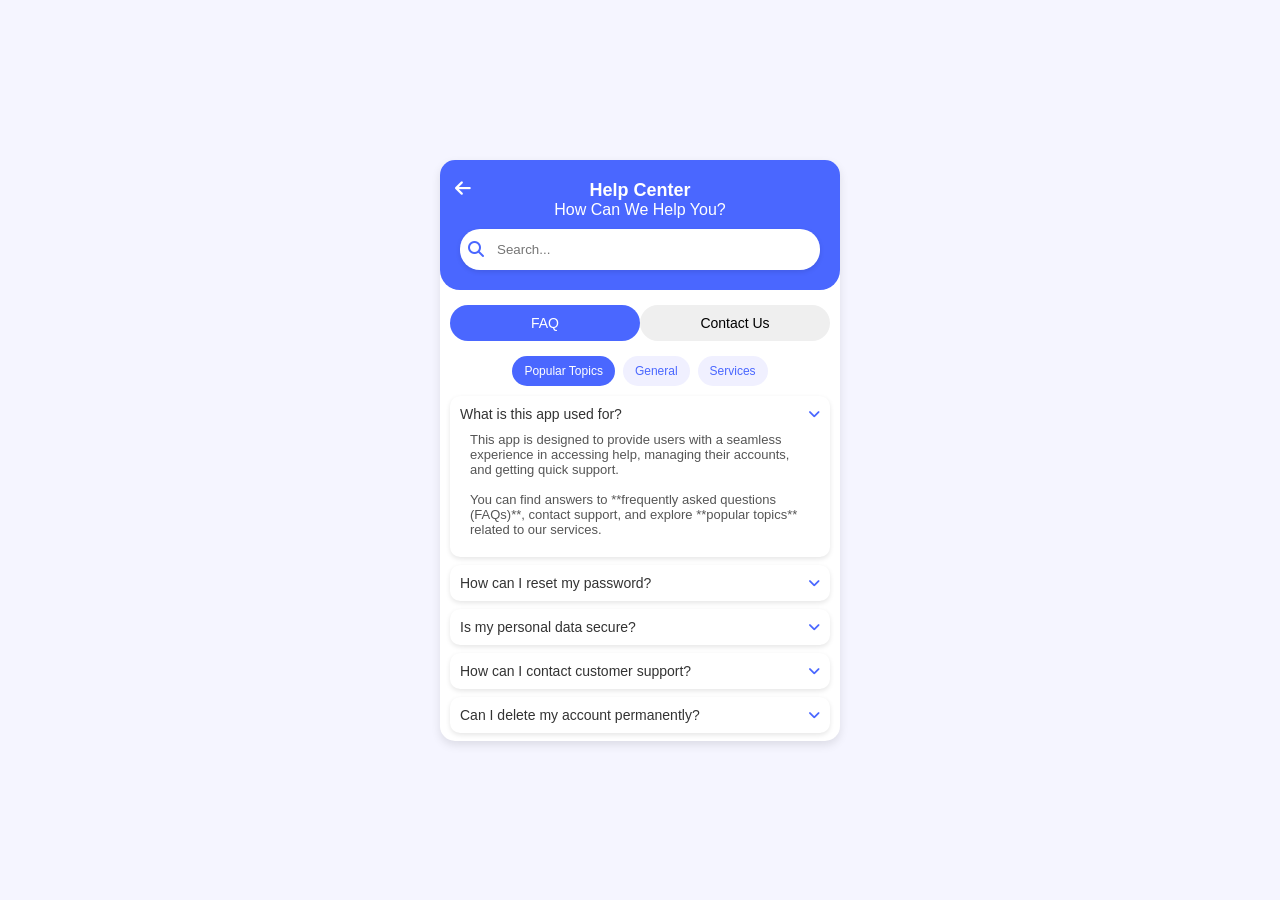
<file: Help-Center-1.html>
<!DOCTYPE html>
<html lang="en">
<head>
    <meta charset="UTF-8">
    <meta name="viewport" content="width=device-width, initial-scale=1.0">
    <title>Help Center</title>
    <link rel="stylesheet" href="https://cdnjs.cloudflare.com/ajax/libs/font-awesome/6.4.2/css/all.min.css">
    <style>
        * {
            margin: 0;
            padding: 0;
            box-sizing: border-box;
            font-family: Arial, sans-serif;
        }
        body {
            background-color: #f5f5ff;
            display: flex;
            justify-content: center;
            align-items: center;
            height: 100vh;
            padding: 20px;
        }
        .container {
            width: 90%;
            max-width: 400px;
            background: white;
            border-radius: 15px;
            overflow: hidden;
            box-shadow: 0 4px 10px rgba(0, 0, 0, 0.1);
        }
        .header {
            background-color: #4a67ff;
            color: white;
            text-align: center;
            padding: 20px;
            border-bottom-left-radius: 20px;
            border-bottom-right-radius: 20px;
            position: relative;
        }
        .back-arrow {
            position: absolute;
            left: 15px;
            top: 20px;
            font-size: 18px;
            cursor: pointer;
        }
        .header h2 {
            font-size: 18px;
        }
        .search-box {
            background: white;
            padding: 8px;
            display: flex;
            align-items: center;
            border-radius: 20px;
            margin-top: 10px;
            box-shadow: 0 2px 5px rgba(0, 0, 0, 0.1);
        }
        .search-box input {
            border: none;
            outline: none;
            flex: 1;
            padding: 5px;
        }
        .search-box i {
            color: #4a67ff;
            margin-right: 8px;
        }
        .tab-buttons {
            display: flex;
            justify-content: space-around;
            margin: 15px 10px;
        }
        .tab-buttons button {
            flex: 1;
            padding: 10px;
            border: none;
            cursor: pointer;
            font-size: 14px;
            border-radius: 20px;
            transition: 0.3s;
        }
        .tab-buttons .active {
            background-color: #4a67ff;
            color: white;
        }
        .category-buttons {
            display: flex;
            justify-content: center;
            gap: 8px;
            margin: 10px;
        }
        .category-buttons button {
            background: #f0f0ff;
            border: none;
            padding: 8px 12px;
            border-radius: 15px;
            font-size: 12px;
            color: #4a67ff;
            cursor: pointer;
        }
        .category-buttons .active {
            background: #4a67ff;
            color: white;
        }
        .faq-item {
            background: white;
            padding: 10px;
            border-radius: 10px;
            margin: 8px 10px;
            display: flex;
            flex-direction: column;
            justify-content: space-between;
            box-shadow: 0 2px 5px rgba(0, 0, 0, 0.1);
            cursor: pointer;
            transition: background 0.3s;
        }
        .faq-item p {
            font-size: 14px;
            color: #333;
            width: 100%;
            display: flex;
            justify-content: space-between;
            align-items: center;
        }
        .faq-item i {
            color: #4a67ff;
        }
        .faq-content {
            display: none;
            padding: 10px;
            font-size: 13px;
            color: #555;
        }
        .faq-item.active .faq-content {
            display: block;
        }
    </style>
</head>
<body>

    <div class="container">
        <!-- Header Section -->
        <div class="header">
            <i class="fa fa-arrow-left back-arrow"></i>
            <h2>Help Center</h2>
            <p>How Can We Help You?</p>
            <div class="search-box">
                <i class="fa fa-search"></i>
                <input type="text" placeholder="Search...">
            </div>
        </div>

        <!-- Tabs (FAQ & Contact Us) -->
        <div class="tab-buttons">
            <button class="active">FAQ</button>
            <button>Contact Us</button>
        </div>

        <!-- Category Buttons -->
        <div class="category-buttons">
            <button class="active">Popular Topics</button>
            <button>General</button>
            <button>Services</button>
        </div>

        <!-- FAQ Items -->
        <div class="faq-item active" onclick="toggleFAQ(this)">
            <p>What is this app used for? <i class="fa fa-angle-down"></i></p>
            <div class="faq-content">
                This app is designed to provide users with a seamless experience in accessing help, managing their accounts, and getting quick support.  
                <br><br>
                You can find answers to **frequently asked questions (FAQs)**, contact support, and explore **popular topics** related to our services.
            </div>
        </div>
        <div class="faq-item" onclick="toggleFAQ(this)">
            <p>How can I reset my password? <i class="fa fa-angle-down"></i></p>
        </div>
        <div class="faq-item" onclick="toggleFAQ(this)">
            <p>Is my personal data secure? <i class="fa fa-angle-down"></i></p>
        </div>
        <div class="faq-item" onclick="toggleFAQ(this)">
            <p>How can I contact customer support? <i class="fa fa-angle-down"></i></p>
        </div>
        <div class="faq-item" onclick="toggleFAQ(this)">
            <p>Can I delete my account permanently? <i class="fa fa-angle-down"></i></p>
        </div>
    </div>

    <script>
        function toggleFAQ(element) {
            element.classList.toggle("active");
        }
    </script>

</body>
</html>
</file>
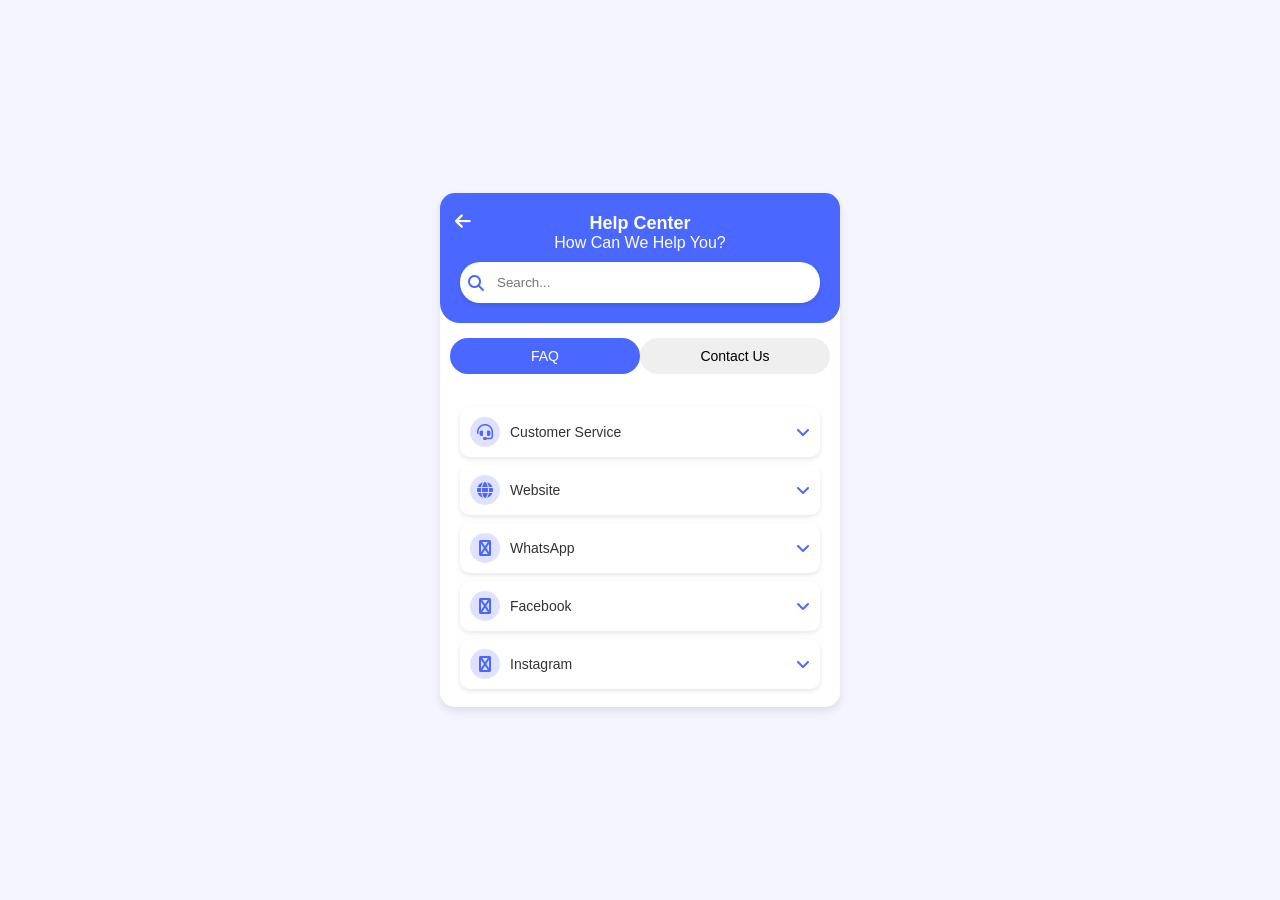
<file: Help-Center_2.html>
<!DOCTYPE html>
<html lang="en">
<head>
    <meta charset="UTF-8">
    <meta name="viewport" content="width=device-width, initial-scale=1.0">
    <title>Help Center</title>
    <link rel="stylesheet" href="https://cdnjs.cloudflare.com/ajax/libs/font-awesome/6.4.2/css/all.min.css">
    <style>
        * {
            margin: 0;
            padding: 0;
            box-sizing: border-box;
            font-family: Arial, sans-serif;
        }
        body {
            background-color: #f5f5ff;
            display: flex;
            justify-content: center;
            align-items: center;
            height: 100vh;
            padding: 20px;
        }
        .container {
            width: 90%;
            max-width: 400px;
            background: white;
            border-radius: 15px;
            overflow: hidden;
            box-shadow: 0 4px 10px rgba(0, 0, 0, 0.1);
        }
        .header {
            background-color: #4a67ff;
            color: white;
            text-align: center;
            padding: 20px;
            border-bottom-left-radius: 20px;
            border-bottom-right-radius: 20px;
            position: relative;
        }
        .back-arrow {
            position: absolute;
            left: 15px;
            top: 20px;
            font-size: 18px;
            cursor: pointer;
        }
        .header h2 {
            font-size: 18px;
        }
        .search-box {
            background: white;
            padding: 8px;
            display: flex;
            align-items: center;
            border-radius: 20px;
            margin-top: 10px;
            box-shadow: 0 2px 5px rgba(0, 0, 0, 0.1);
        }
        .search-box input {
            border: none;
            outline: none;
            flex: 1;
            padding: 5px;
        }
        .search-box i {
            color: #4a67ff;
            margin-right: 8px;
        }
        .tab-buttons {
            display: flex;
            justify-content: space-around;
            margin: 15px 10px;
        }
        .tab-buttons button {
            flex: 1;
            padding: 10px;
            border: none;
            cursor: pointer;
            font-size: 14px;
            border-radius: 20px;
            transition: 0.3s;
        }
        .tab-buttons .active {
            background-color: #4a67ff;
            color: white;
        }
        .faq-list {
            padding: 10px;
        }
        .faq-item {
            background: white;
            padding: 10px;
            border-radius: 10px;
            margin: 8px 10px;
            display: flex;
            align-items: center;
            justify-content: space-between;
            box-shadow: 0 2px 5px rgba(0, 0, 0, 0.1);
            cursor: pointer;
            transition: background 0.3s;
        }
        .faq-item .icon {
            width: 30px;
            height: 30px;
            display: flex;
            align-items: center;
            justify-content: center;
            background: #e0e0ff;
            border-radius: 50%;
        }
        .faq-item .icon i {
            color: #4a67ff;
        }
        .faq-item p {
            font-size: 14px;
            color: #333;
            flex: 1;
            margin-left: 10px;
        }
        .faq-item i.arrow {
            color: #4a67ff;
        }
        .faq-content {
            display: none;
            padding: 10px;
            font-size: 13px;
            color: #555;
            margin-left: 40px;
        }
        .faq-item.active .faq-content {
            display: block;
        }
    </style>
</head>
<body>

    <div class="container">
        <!-- Header Section -->
        <div class="header">
            <i class="fa fa-arrow-left back-arrow"></i>
            <h2>Help Center</h2>
            <p>How Can We Help You?</p>
            <div class="search-box">
                <i class="fa fa-search"></i>
                <input type="text" placeholder="Search...">
            </div>
        </div>

        <!-- Tabs (FAQ & Contact Us) -->
        <div class="tab-buttons">
            <button class="active">FAQ</button>
            <button>Contact Us</button>
        </div>

        <!-- FAQ List -->
        <div class="faq-list">
            <div class="faq-item" onclick="toggleFAQ(this)">
                <div class="icon"><i class="fa fa-headset"></i></div>
                <p>Customer Service</p>
                <i class="fa fa-angle-down arrow"></i>
                <div class="faq-content">Call us at +1-800-555-1234 for support.</div>
            </div>

            <div class="faq-item" onclick="toggleFAQ(this)">
                <div class="icon"><i class="fa fa-globe"></i></div>
                <p>Website</p>
                <i class="fa fa-angle-down arrow"></i>
                <div class="faq-content">Visit our website at www.example.com</div>
            </div>

            <div class="faq-item" onclick="toggleFAQ(this)">
                <div class="icon"><i class="fa fa-whatsapp"></i></div>
                <p>WhatsApp</p>
                <i class="fa fa-angle-down arrow"></i>
                <div class="faq-content">Chat with us on WhatsApp at +1-800-555-5678.</div>
            </div>

            <div class="faq-item" onclick="toggleFAQ(this)">
                <div class="icon"><i class="fa fa-facebook"></i></div>
                <p>Facebook</p>
                <i class="fa fa-angle-down arrow"></i>
                <div class="faq-content">Follow us on Facebook at facebook.com/example.</div>
            </div>

            <div class="faq-item" onclick="toggleFAQ(this)">
                <div class="icon"><i class="fa fa-instagram"></i></div>
                <p>Instagram</p>
                <i class="fa fa-angle-down arrow"></i>
                <div class="faq-content">Follow us on Instagram at @example.</div>
            </div>
        </div>
    </div>

    <script>
        function toggleFAQ(element) {
            element.classList.toggle("active");
        }
    </script>

</body>
</html>
</file>
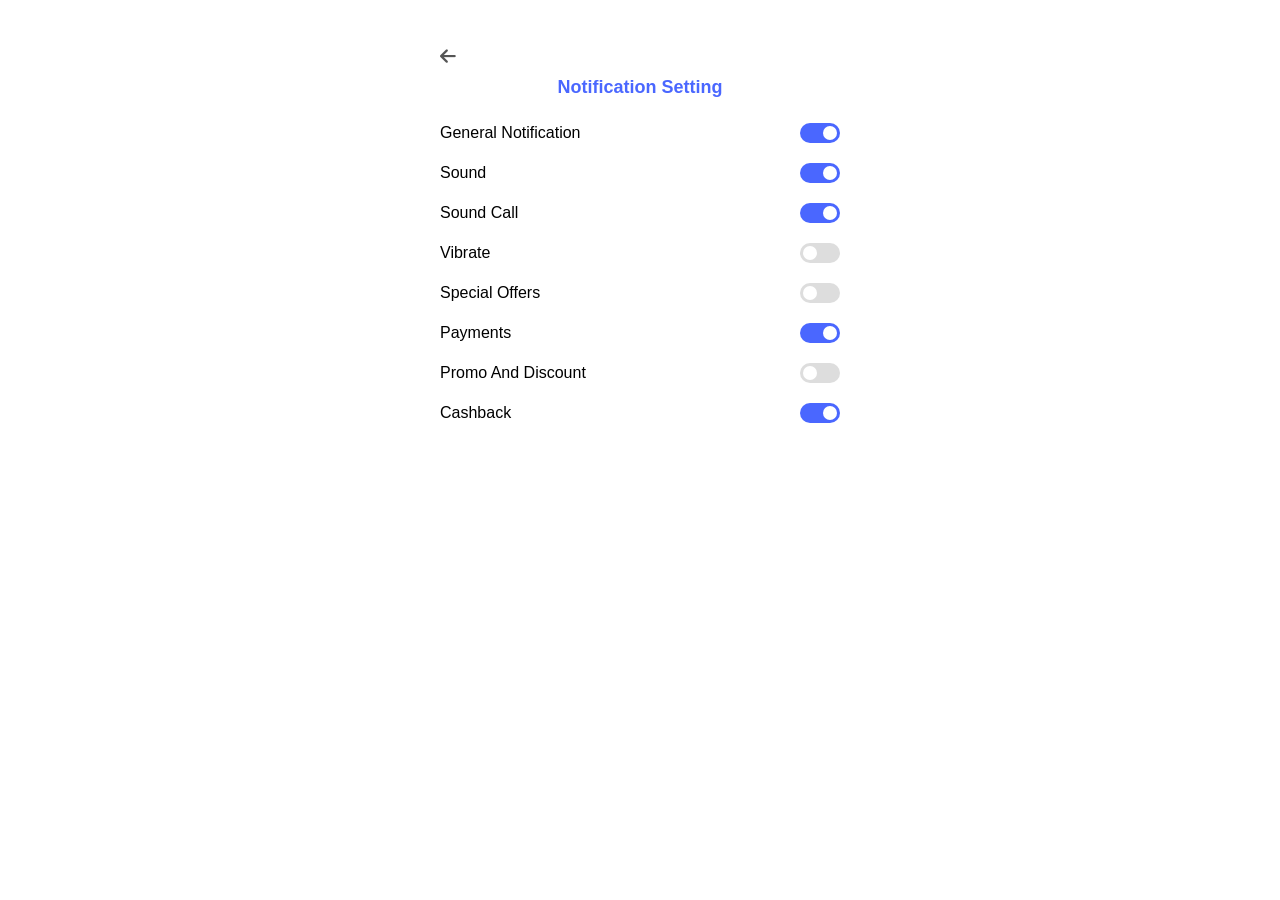
<file: Notifications setting.html>
<!DOCTYPE html>
<html lang="en">
<head>
    <meta charset="UTF-8">
    <meta name="viewport" content="width=device-width, initial-scale=1.0">
    <title>Notification Setting</title>
    <link rel="stylesheet" href="https://cdnjs.cloudflare.com/ajax/libs/font-awesome/6.4.2/css/all.min.css">
    <style>
        body {
            font-family: Arial, sans-serif;
            background-color: #ffffff;
            padding: 20px;
            text-align: center;
        }
        .container {
            width: 90%;
            max-width: 400px;
            background: white;
            padding: 20px;
            border-radius: 15px;
            margin: auto;
        }
        .back-btn {
            text-align: left;
            margin-bottom: 10px;
        }
        .back-btn i {
            font-size: 18px;
            cursor: pointer;
            color: #555;
        }
        .settings-header {
            font-size: 18px;
            font-weight: bold;
            margin-bottom: 15px;
            color: #4a67ff; /* Blue color for title */
        }
        .settings-option {
            display: flex;
            align-items: center;
            justify-content: space-between;
            padding: 10px 0;
            font-size: 16px;
        }
        .toggle-switch {
            position: relative;
            width: 40px;
            height: 20px;
        }
        .toggle-switch input {
            opacity: 0;
            width: 0;
            height: 0;
        }
        .slider {
            position: absolute;
            cursor: pointer;
            top: 0;
            left: 0;
            right: 0;
            bottom: 0;
            background-color: #ddd;
            border-radius: 20px;
            transition: 0.3s;
        }
        .slider:before {
            content: "";
            position: absolute;
            height: 14px;
            width: 14px;
            left: 3px;
            bottom: 3px;
            background-color: white;
            border-radius: 50%;
            transition: 0.3s;
        }
        input:checked + .slider {
            background-color: #4a67ff;
        }
        input:checked + .slider:before {
            transform: translateX(20px);
        }
    </style>
</head>
<body>

    <div class="container">
        <!-- Back Button -->
        <div class="back-btn">
            <i class="fa fa-arrow-left"></i>
        </div>

        <!-- Notification Settings Header -->
        <div class="settings-header">Notification Setting</div>

        <!-- Settings Options (Without Underline) -->
        <div class="settings-option">
            <span>General Notification</span>
            <label class="toggle-switch">
                <input type="checkbox" checked>
                <span class="slider"></span>
            </label>
        </div>

        <div class="settings-option">
            <span>Sound</span>
            <label class="toggle-switch">
                <input type="checkbox" checked>
                <span class="slider"></span>
            </label>
        </div>

        <div class="settings-option">
            <span>Sound Call</span>
            <label class="toggle-switch">
                <input type="checkbox" checked>
                <span class="slider"></span>
            </label>
        </div>

        <div class="settings-option">
            <span>Vibrate</span>
            <label class="toggle-switch">
                <input type="checkbox">
                <span class="slider"></span>
            </label>
        </div>

        <div class="settings-option">
            <span>Special Offers</span>
            <label class="toggle-switch">
                <input type="checkbox">
                <span class="slider"></span>
            </label>
        </div>

        <div class="settings-option">
            <span>Payments</span>
            <label class="toggle-switch">
                <input type="checkbox" checked>
                <span class="slider"></span>
            </label>
        </div>

        <div class="settings-option">
            <span>Promo And Discount</span>
            <label class="toggle-switch">
                <input type="checkbox">
                <span class="slider"></span>
            </label>
        </div>

        <div class="settings-option">
            <span>Cashback</span>
            <label class="toggle-switch">
                <input type="checkbox" checked>
                <span class="slider"></span>
            </label>
        </div>
    </div>

</body>
</html>
</file>
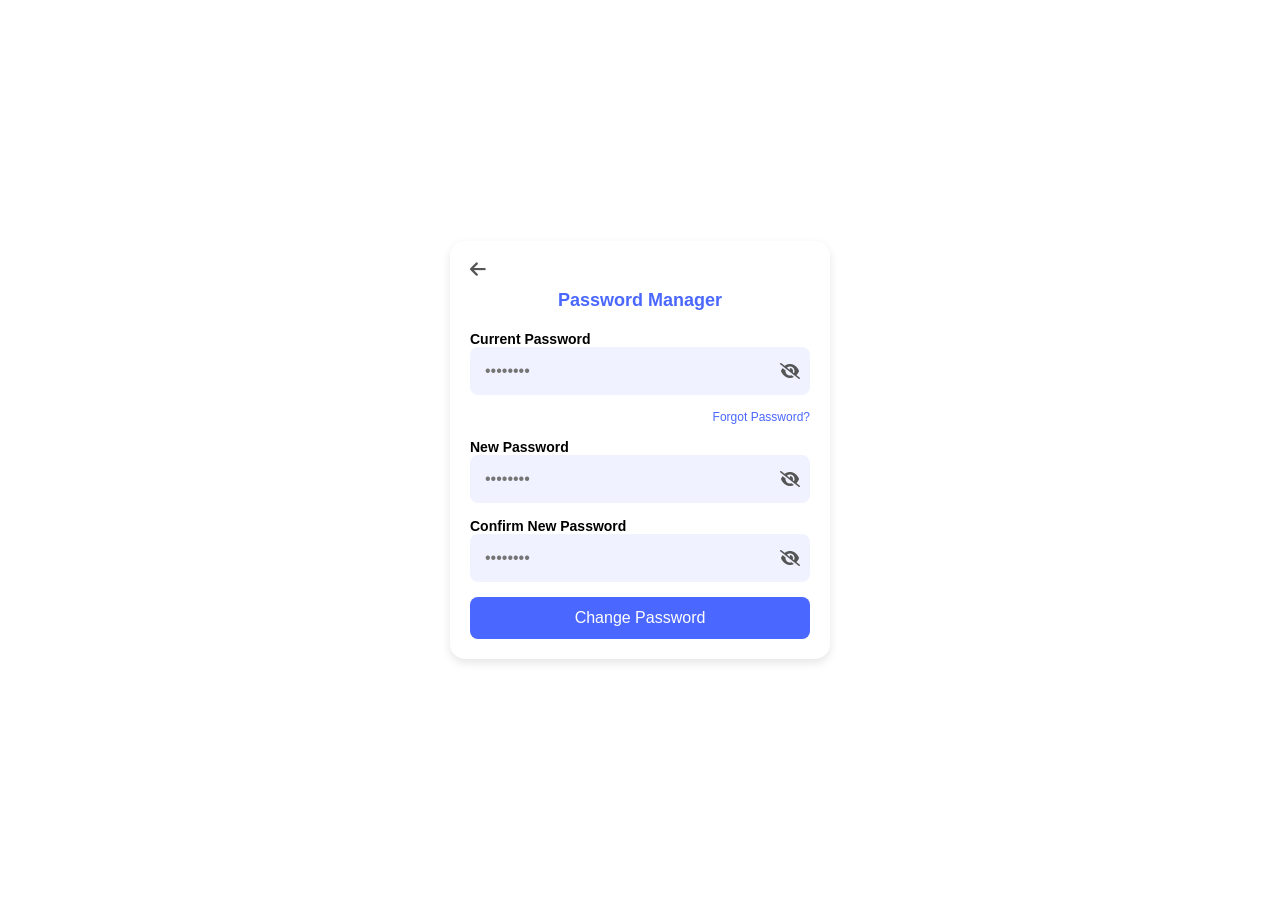
<file: Password Manager.html>
<!DOCTYPE html>
<html lang="en">
<head>
    <meta charset="UTF-8">
    <meta name="viewport" content="width=device-width, initial-scale=1.0">
    <title>Password Manager</title>
    <link rel="stylesheet" href="https://cdnjs.cloudflare.com/ajax/libs/font-awesome/6.4.2/css/all.min.css">
    <style>
        * {
            margin: 0;
            padding: 0;
            box-sizing: border-box;
            font-family: Arial, sans-serif;
        }
        body {
            background-color: #ffffff;
            display: flex;
            justify-content: center;
            align-items: center;
            height: 100vh;
        }
        .container {
            width: 90%;
            max-width: 380px;
            background: white;
            padding: 20px;
            border-radius: 15px;
            box-shadow: 0 4px 10px rgba(0, 0, 0, 0.1);
            text-align: center;
        }
        .back-btn {
            text-align: left;
            margin-bottom: 10px;
        }
        .back-btn i {
            font-size: 18px;
            cursor: pointer;
            color: #555;
        }
        .header {
            font-size: 18px;
            font-weight: bold;
            margin-bottom: 20px;
            color: #4a67ff;
        }
        .input-container {
            position: relative;
            display: flex;
            align-items: center;
            background: #f0f3ff;
            padding: 10px;
            border-radius: 8px;
            margin-bottom: 15px;
        }
        .input-container input {
            border: none;
            outline: none;
            background: transparent;
            flex: 1;
            font-size: 16px;
            padding: 5px;
        }
        .input-container i {
            color: #555;
            cursor: pointer;
        }
        .forgot-password {
            text-align: right;
            font-size: 12px;
            margin-bottom: 15px;
            color: #4a67ff;
            cursor: pointer;
        }
        .forgot-password:hover {
            text-decoration: underline;
        }
        .change-password-btn {
            background: #4a67ff;
            color: white;
            padding: 12px;
            border: none;
            border-radius: 8px;
            font-size: 16px;
            cursor: pointer;
            width: 100%;
        }
        .change-password-btn:hover {
            background: #3a55cc;
        }
    </style>
</head>
<body>

    <div class="container">
        <!-- Back Button -->
        <div class="back-btn">
            <i class="fa fa-arrow-left"></i>
        </div>

        <!-- Header -->
        <div class="header">Password Manager</div>

        <!-- Current Password -->
        <label for="current-password" style="display:block; text-align:left; font-size:14px; font-weight:bold;">Current Password</label>
        <div class="input-container">
            <input type="password" id="current-password" placeholder="••••••••">
            <i class="fa fa-eye-slash" onclick="togglePassword('current-password', this)"></i>
        </div>
        <div class="forgot-password">Forgot Password?</div>

        <!-- New Password -->
        <label for="new-password" style="display:block; text-align:left; font-size:14px; font-weight:bold;">New Password</label>
        <div class="input-container">
            <input type="password" id="new-password" placeholder="••••••••">
            <i class="fa fa-eye-slash" onclick="togglePassword('new-password', this)"></i>
        </div>

        <!-- Confirm New Password -->
        <label for="confirm-password" style="display:block; text-align:left; font-size:14px; font-weight:bold;">Confirm New Password</label>
        <div class="input-container">
            <input type="password" id="confirm-password" placeholder="••••••••">
            <i class="fa fa-eye-slash" onclick="togglePassword('confirm-password', this)"></i>
        </div>

        <!-- Change Password Button -->
        <button class="change-password-btn">Change Password</button>
    </div>

    <script>
        function togglePassword(inputId, icon) {
            let input = document.getElementById(inputId);
            if (input.type === "password") {
                input.type = "text";
                icon.classList.remove("fa-eye-slash");
                icon.classList.add("fa-eye");
            } else {
                input.type = "password";
                icon.classList.remove("fa-eye");
                icon.classList.add("fa-eye-slash");
            }
        }
    </script>

</body>
</html>
</file>
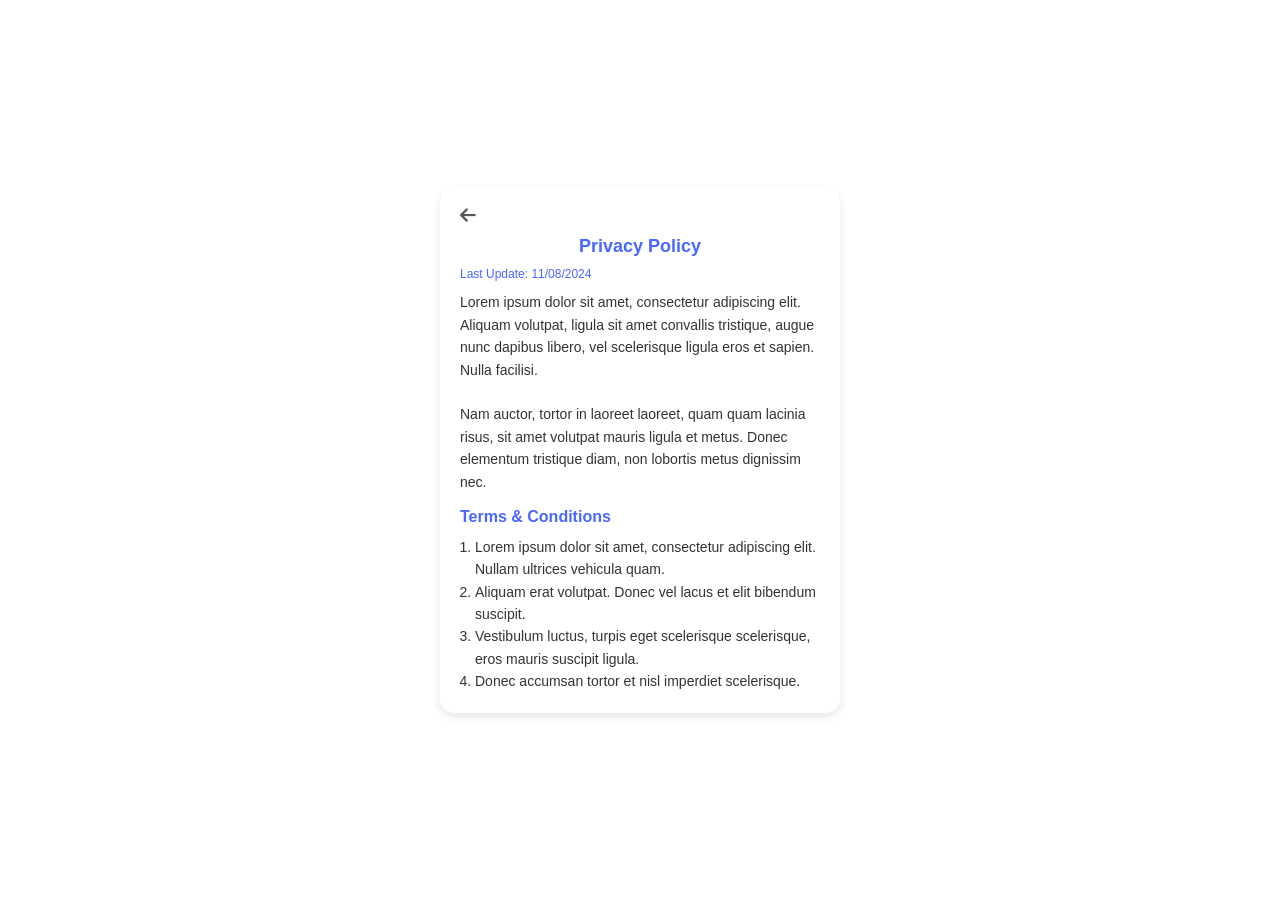
<file: Privacy Policy.html>
<!DOCTYPE html>
<html lang="en">
<head>
    <meta charset="UTF-8">
    <meta name="viewport" content="width=device-width, initial-scale=1.0">
    <title>Privacy Policy</title>
    <link rel="stylesheet" href="https://cdnjs.cloudflare.com/ajax/libs/font-awesome/6.4.2/css/all.min.css">
    <style>
        * {
            margin: 0;
            padding: 0;
            box-sizing: border-box;
            font-family: Arial, sans-serif;
        }
        body {
            background-color: #ffffff;
            display: flex;
            justify-content: center;
            align-items: center;
            height: 100vh;
            padding: 20px;
        }
        .container {
            width: 90%;
            max-width: 400px;
            background: white;
            padding: 20px;
            border-radius: 15px;
            box-shadow: 0 4px 10px rgba(0, 0, 0, 0.1);
            text-align: left;
            overflow-y: auto;
            max-height: 90vh;
        }
        .back-btn {
            text-align: left;
            margin-bottom: 10px;
        }
        .back-btn i {
            font-size: 18px;
            cursor: pointer;
            color: #555;
        }
        .header {
            font-size: 18px;
            font-weight: bold;
            text-align: center;
            margin-bottom: 10px;
            color: #4a67ff;
        }
        .last-update {
            font-size: 12px;
            color: #4a67ff;
            margin-bottom: 10px;
            text-align: left;
        }
        .content {
            font-size: 14px;
            color: #333;
            line-height: 1.6;
            margin-bottom: 15px;
        }
        .terms-header {
            font-size: 16px;
            font-weight: bold;
            color: #4a67ff;
            margin-bottom: 10px;
        }
        .terms-list {
            font-size: 14px;
            color: #333;
            line-height: 1.6;
            padding-left: 15px;
        }
    </style>
</head>
<body>

    <div class="container">
        <!-- Back Button -->
        <div class="back-btn">
            <i class="fa fa-arrow-left"></i>
        </div>

        <!-- Header -->
        <div class="header">Privacy Policy</div>

        <!-- Last Update -->
        <div class="last-update">Last Update: 11/08/2024</div>

        <!-- Privacy Policy Content -->
        <div class="content">
            Lorem ipsum dolor sit amet, consectetur adipiscing elit. Aliquam volutpat, ligula sit amet convallis tristique, augue nunc dapibus libero, vel scelerisque ligula eros et sapien. Nulla facilisi.
            <br><br>
            Nam auctor, tortor in laoreet laoreet, quam quam lacinia risus, sit amet volutpat mauris ligula et metus. Donec elementum tristique diam, non lobortis metus dignissim nec.
        </div>

        <!-- Terms & Conditions -->
        <div class="terms-header">Terms & Conditions</div>
        <ol class="terms-list">
            <li>Lorem ipsum dolor sit amet, consectetur adipiscing elit. Nullam ultrices vehicula quam.</li>
            <li>Aliquam erat volutpat. Donec vel lacus et elit bibendum suscipit.</li>
            <li>Vestibulum luctus, turpis eget scelerisque scelerisque, eros mauris suscipit ligula.</li>
            <li>Donec accumsan tortor et nisl imperdiet scelerisque.</li>
        </ol>
    </div>

</body>
</html>
</file>
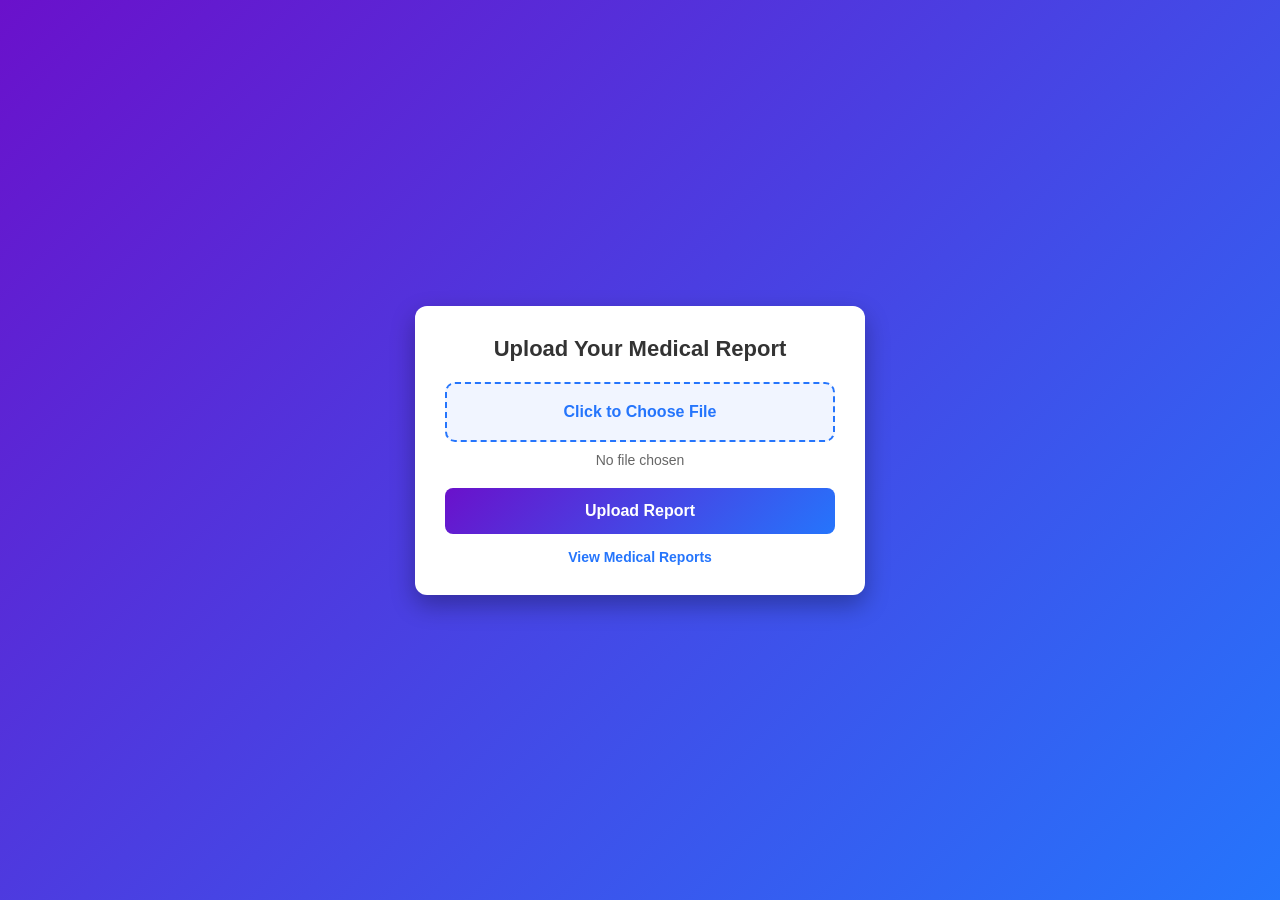
<file: report.html>
<!DOCTYPE html>
<html lang="en">
<head>
    <meta charset="UTF-8">
    <meta name="viewport" content="width=device-width, initial-scale=1.0">
    <title>Medical Report Upload</title>
    <style>
        * {
            margin: 0;
            padding: 0;
            box-sizing: border-box;
            font-family: 'Poppins', sans-serif;
        }
        body {
            display: flex;
            justify-content: center;
            align-items: center;
            height: 100vh;
            background: linear-gradient(135deg, #6a11cb, #2575fc);
            padding: 20px;
        }
        .upload-container {
            background: white;
            padding: 30px;
            border-radius: 12px;
            box-shadow: 0px 10px 25px rgba(0, 0, 0, 0.3);
            text-align: center;
            width: 90%;
            max-width: 450px;
            transition: transform 0.3s ease-in-out;
        }
        .upload-container:hover {
            transform: translateY(-5px);
        }
        h2 {
            margin-bottom: 20px;
            color: #333;
            font-size: 22px;
        }
        .file-input {
            border: 2px dashed #2575fc;
            padding: 20px;
            border-radius: 10px;
            cursor: pointer;
            background: #f1f5ff;
            transition: background 0.3s, border 0.3s;
            display: flex;
            align-items: center;
            justify-content: center;
            font-weight: bold;
            font-size: 16px;
            color: #2575fc;
            text-align: center;
            height: 60px;
        }
        .file-input:hover {
            background: #e0eaff;
            border-color: #6a11cb;
        }
        input[type="file"] {
            display: none;
        }
        .upload-btn {
            margin-top: 20px;
            background: linear-gradient(135deg, #6a11cb, #2575fc);
            color: white;
            border: none;
            padding: 14px 28px;
            border-radius: 8px;
            cursor: pointer;
            transition: 0.3s;
            font-size: 16px;
            font-weight: bold;
            width: 100%;
        }
        .upload-btn:hover {
            background: linear-gradient(135deg, #2575fc, #6a11cb);
            box-shadow: 0px 5px 15px rgba(0, 0, 0, 0.2);
        }
        .view-reports {
            display: block;
            margin-top: 15px;
            color: #2575fc;
            text-decoration: none;
            font-size: 14px;
            font-weight: bold;
            transition: 0.3s;
        }
        .view-reports:hover {
            text-decoration: underline;
            color: #6a11cb;
        }
        #file-name {
            margin-top: 10px;
            font-size: 14px;
            color: #666;
        }
    </style>
</head>
<body>
    <div class="upload-container">
        <h2>Upload Your Medical Report</h2>
        <label for="file-upload" class="file-input">
            Click to Choose File
            <input type="file" id="file-upload" accept=".pdf,.doc,.docx">
        </label>
        <p id="file-name">No file chosen</p>
        <button class="upload-btn" onclick="uploadFile()">Upload Report</button>
        <a href="#" class="view-reports">View Medical Reports</a>
    </div>

    <script>
        document.getElementById("file-upload").addEventListener("change", function() {
            let fileName = this.files[0]?.name || "No file chosen";
            document.getElementById("file-name").textContent = fileName;
        });

        function uploadFile() {
            alert("File uploaded successfully!");
        }
    </script>
</body>
</html>
</file>
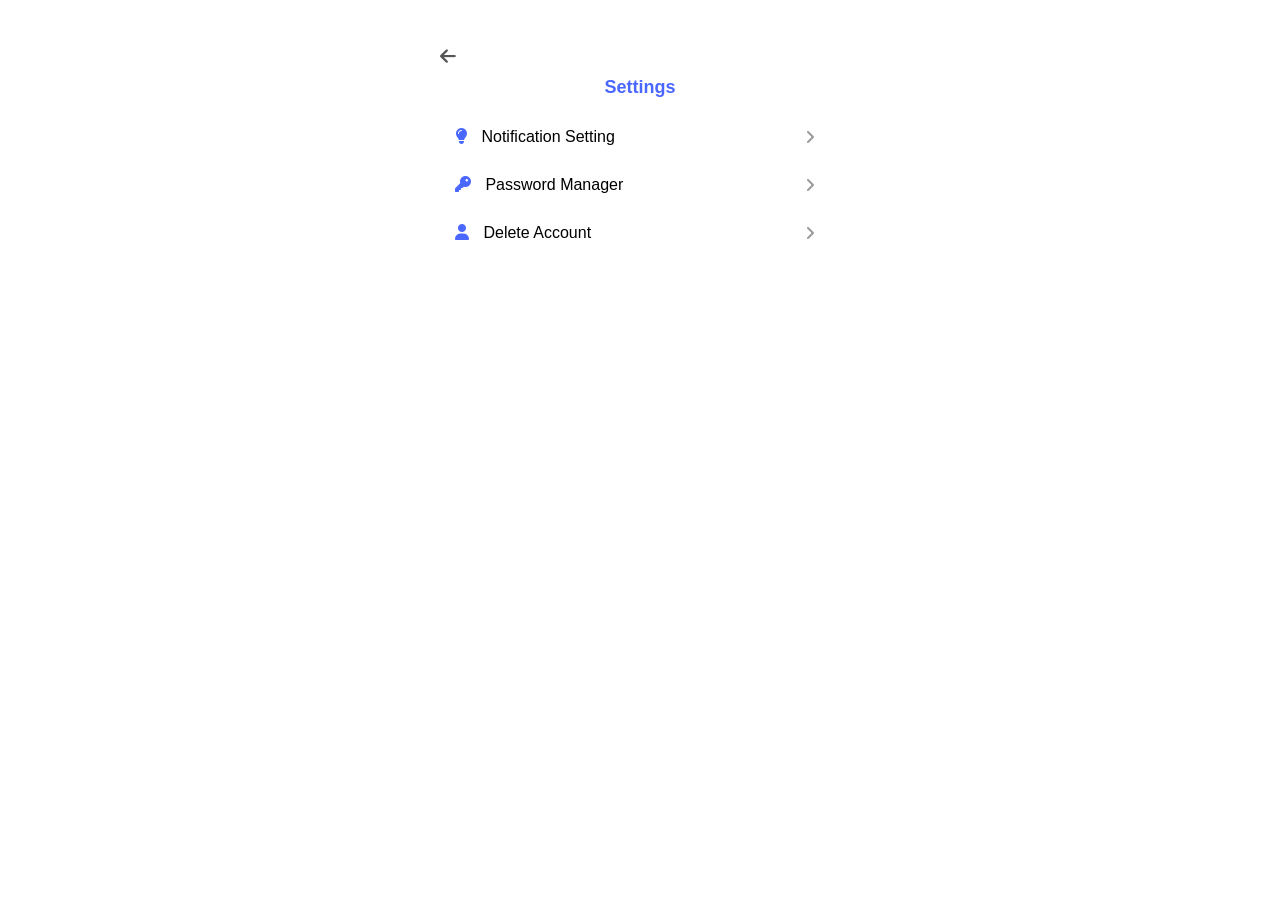
<file: Settings.html>
<!DOCTYPE html>
<html lang="en">
<head>
    <meta charset="UTF-8">
    <meta name="viewport" content="width=device-width, initial-scale=1.0">
    <title>Settings</title>
    <link rel="stylesheet" href="https://cdnjs.cloudflare.com/ajax/libs/font-awesome/6.4.2/css/all.min.css">
    <style>
        body {
            font-family: Arial, sans-serif;
            background-color: #ffffff;
            text-align: center;
            padding: 20px;
        }
        .container {
            width: 90%;
            max-width: 400px;
            background: white;
            padding: 20px;
            border-radius: 15px;
            margin: auto;
        }
        .back-btn {
            text-align: left;
            margin-bottom: 10px;
        }
        .back-btn i {
            font-size: 18px;
            cursor: pointer;
            color: #555;
        }
        .settings-header {
            font-size: 18px;
            font-weight: bold;
            margin-bottom: 15px;
            color: #4a67ff; /* Blue color for title */
        }
        .settings-option {
            display: flex;
            align-items: center;
            justify-content: space-between;
            padding: 15px;
            font-size: 16px;
            cursor: pointer;
            transition: background 0.3s;
        }
        .settings-option:hover {
            background: #f8f8ff;
        }
        .settings-option i {
            color: #4a67ff; /* Blue color for icons */
            margin-right: 10px;
        }
        .settings-option .arrow {
            color: #999;
        }
    </style>
</head>
<body>

    <div class="container">
        <!-- Back Button -->
        <div class="back-btn">
            <i class="fa fa-arrow-left"></i>
        </div>

        <!-- Settings Header (Now in Blue) -->
        <div class="settings-header">Settings</div>

        <!-- Settings Options (Without Underline) -->
        <div class="settings-option">
            <div>
                <i class="fa fa-lightbulb"></i> Notification Setting
            </div>
            <i class="fa fa-angle-right arrow"></i>
        </div>

        <div class="settings-option">
            <div>
                <i class="fa fa-key"></i> Password Manager
            </div>
            <i class="fa fa-angle-right arrow"></i>
        </div>

        <div class="settings-option">
            <div>
                <i class="fa fa-user"></i> Delete Account
            </div>
            <i class="fa fa-angle-right arrow"></i>
        </div>
    </div>

</body>
</html>
</file>
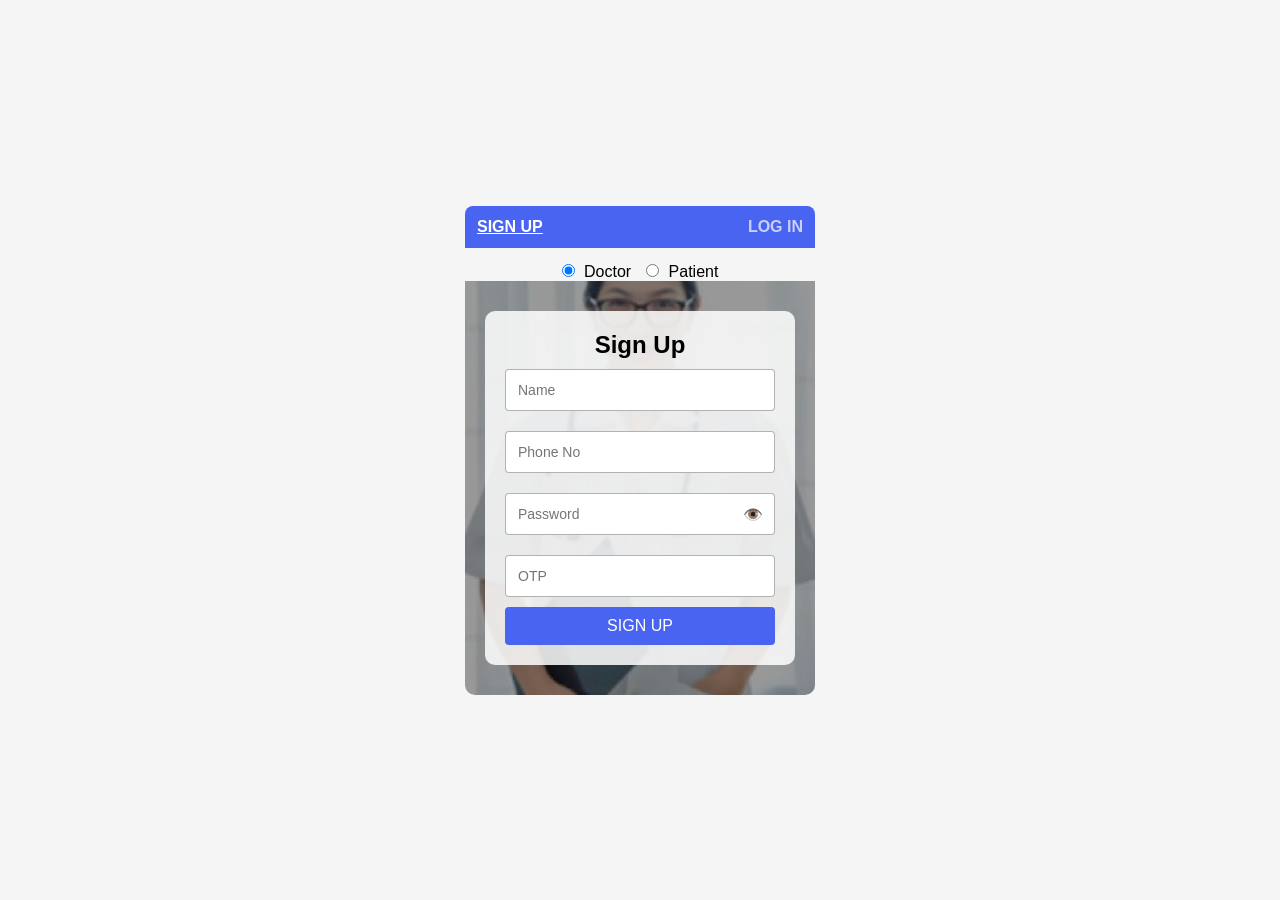
<file: signup.html>
<!DOCTYPE html>
<html lang="en">
<head>
    <meta charset="UTF-8">
    <meta name="viewport" content="width=device-width, initial-scale=1.0">
    <title>Sign-Up & Log-In</title>
    <link rel="stylesheet" href="signup.css">
    <script defer src="signup.js"></script>
</head>
<body>
    <div class="container">
        <!-- Header Tabs -->
        <div class="header">
            <span class="tab active" id="signup-tab" onclick="switchTab('signup')">SIGN UP</span>
            <span class="tab" id="login-tab" onclick="switchTab('login')">LOG IN</span>
        </div>

        <!-- User Type Selection (Doctor / Patient) -->
        <div class="user-type-container">
            <label>
                <input type="radio" name="user-type" value="Doctor" checked> Doctor
            </label>
            <label>
                <input type="radio" name="user-type" value="Patient"> Patient
            </label>
        </div>

        <!-- Form Box -->
        <div class="form-container">
            <div class="form-content">
                <h2 id="form-title">Sign Up</h2>
                <input type="text" placeholder="Name" id="name-field" class="transparent-box">
                <input type="text" placeholder="Phone No" class="transparent-box">
                
                <!-- Password Field with Toggle -->
                <div class="password-container">
                    <input type="password" id="password" placeholder="Password" class="transparent-box">
                    <span class="toggle-password" onclick="togglePassword()">👁️</span>
                </div>
                
                <input type="text" placeholder="OTP" class="transparent-box">
                <button class="login-btn" id="form-btn">SIGN UP</button>
            </div>
        </div>
    </div>
</body>
</html>
</file>
<file: signup.css>
/* General Reset */
* {
    margin: 0;
    padding: 0;
    box-sizing: border-box;
    font-family: Arial, sans-serif;
}

/* Centering Body Content */
body {
    display: flex;
    flex-direction: column;
    align-items: center;
    justify-content: center;
    height: 100vh;
    background-color: #f5f5f5;
}

/* Header Navigation */
.header {
    width: 100%;
    max-width: 400px;
    display: flex;
    justify-content: space-between;
    padding: 12px;
    background-color: #4A64F2;
    color: white;
    font-weight: bold;
    font-size: 16px;
    border-radius: 8px 8px 0 0;
}

.tab {
    cursor: pointer;
    opacity: 0.7;
    transition: 0.3s;
}

.tab.active {
    opacity: 1;
    text-decoration: underline;
}

/* User Type Selection (Doctor/Patient) */
.user-type-container {
    display: flex;
    justify-content: center;
    gap: 15px;
    margin-top: 15px;
    font-size: 16px;
}

.user-type-container label {
    cursor: pointer;
}

.user-type-container input {
    margin-right: 5px;
}

/* Form Container */
.form-container {
    width: 100%;
    max-width: 350px;
    padding: 30px 20px;
    background-image: url('signup.jpg'); /* Replace with actual image */
    background-size: cover;
    background-position: center;
    border-radius: 0 0 10px 10px;
    text-align: center;
}

/* Form Content */
.form-content {
    background: rgba(255, 255, 255, 0.85);
    padding: 20px;
    border-radius: 10px;
}

/* Transparent Input Box */
.transparent-box {
    width: 100%;
    padding: 12px;
    margin: 10px 0;
    border: 1px solid rgba(0, 0, 0, 0.3);
    border-radius: 4px;
    font-size: 14px;
    background: white;
    color: black;
}

/* Password Field */
.password-container {
    position: relative;
}

.toggle-password {
    position: absolute;
    right: 12px;
    top: 50%;
    transform: translateY(-50%);
    cursor: pointer;
    font-size: 16px;
}

/* Sign-Up Button */
.login-btn {
    width: 100%;
    padding: 10px;
    background-color: #4A64F2;
    color: white;
    border: none;
    border-radius: 4px;
    font-size: 16px;
    cursor: pointer;
    transition: 0.3s;
}

.login-btn:hover {
    background-color: #3949AB;
}

/* Responsive Design */
@media (max-width: 400px) {
    .header {
        font-size: 14px;
    }

    .transparent-box {
        font-size: 12px;
        padding: 10px;
    }

    .login-btn {
        font-size: 14px;
        padding: 8px;
    }
}
</file>
